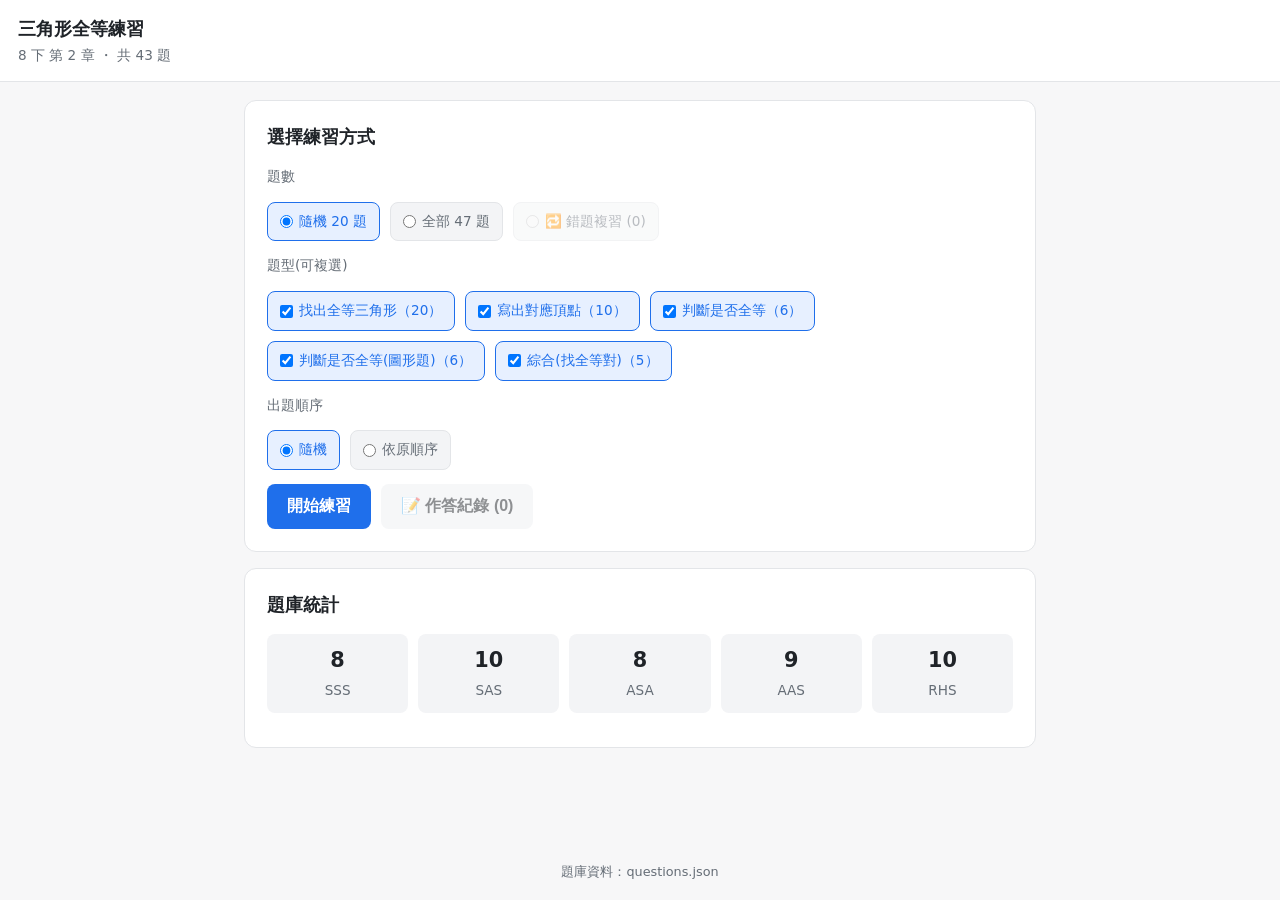
<file: index.html>
<!doctype html>
<html lang="zh-Hant">
<head>
<meta charset="utf-8">
<meta name="viewport" content="width=device-width, initial-scale=1">
<title>三角形全等題庫練習｜8下 第2章</title>
<link rel="stylesheet" href="styles.css">
</head>
<body>
<header class="topbar">
  <h1>三角形全等練習</h1>
  <div class="subtitle">8 下 第 2 章 ・ 共 43 題</div>
</header>
<main id="app"></main>
<footer class="footer">
  <span>題庫資料：questions.json</span>
</footer>
<script src="app.js"></script>
</body>
</html>
</file>
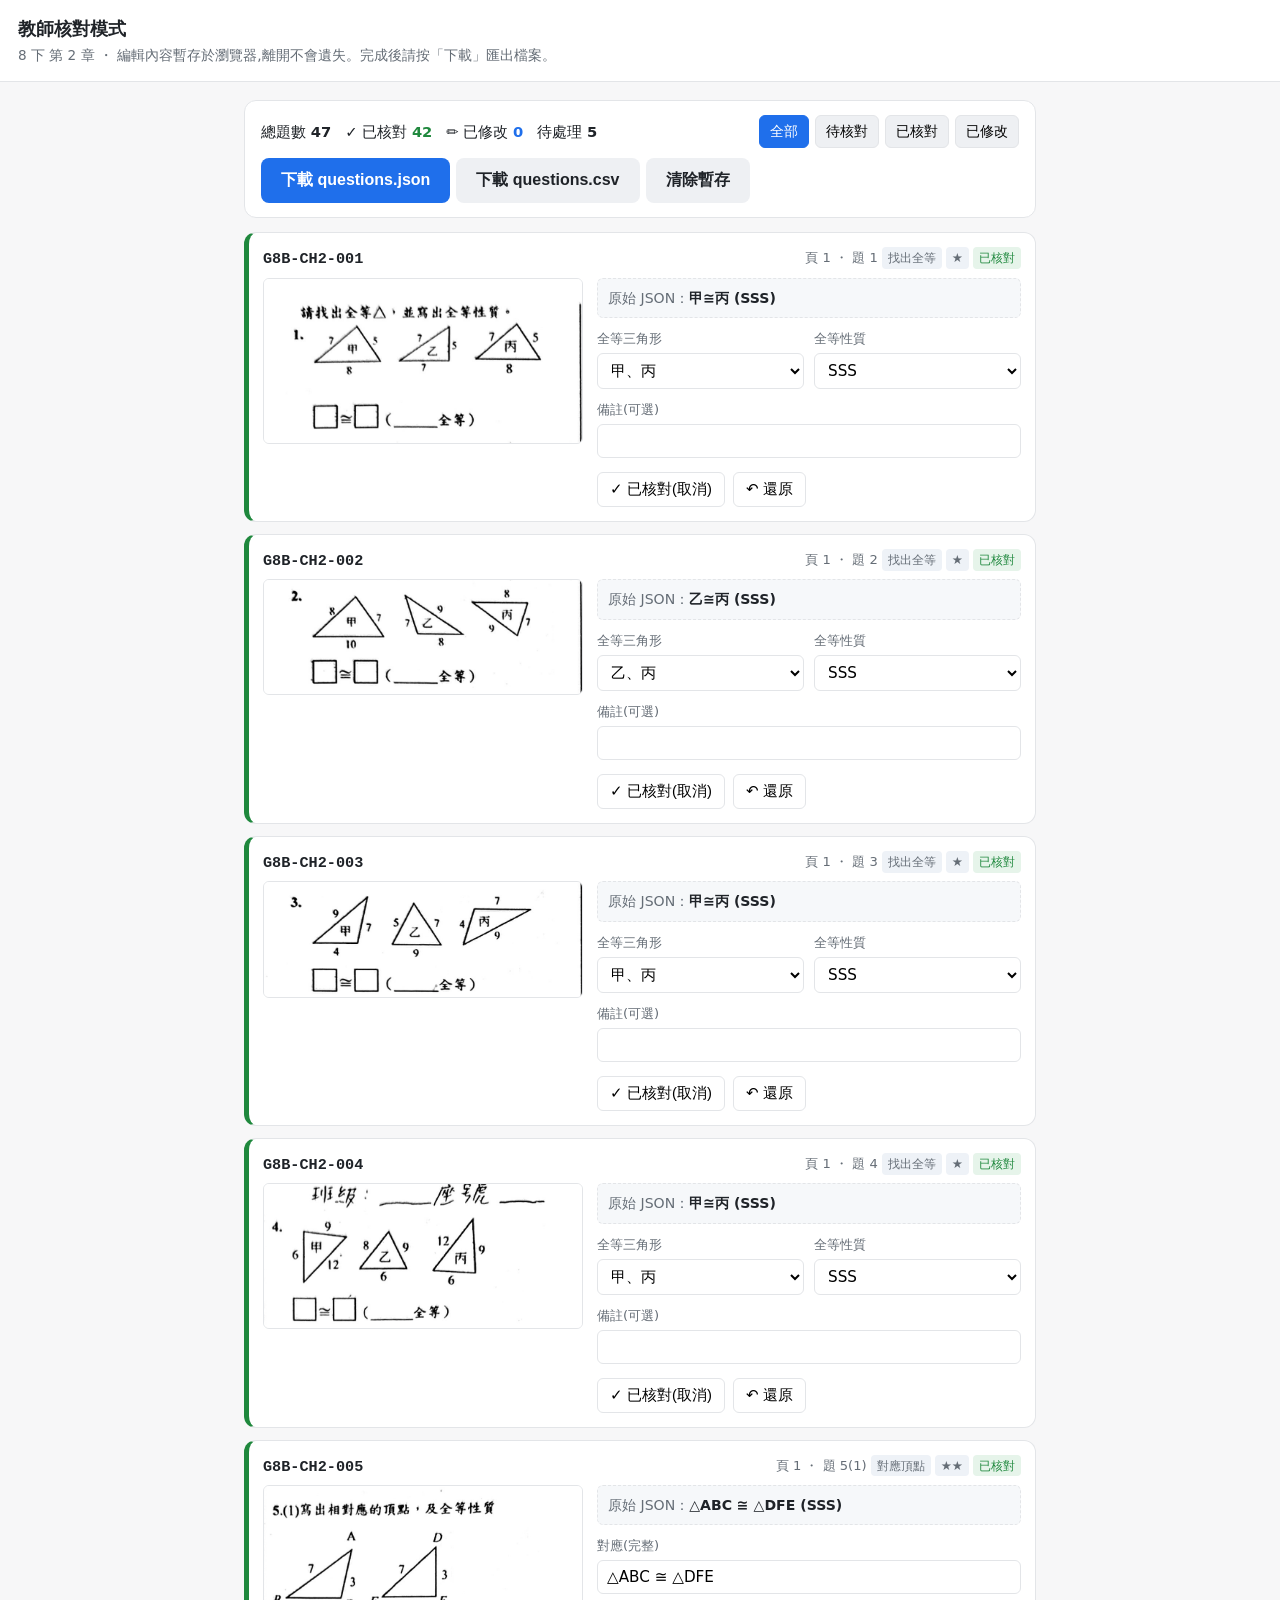
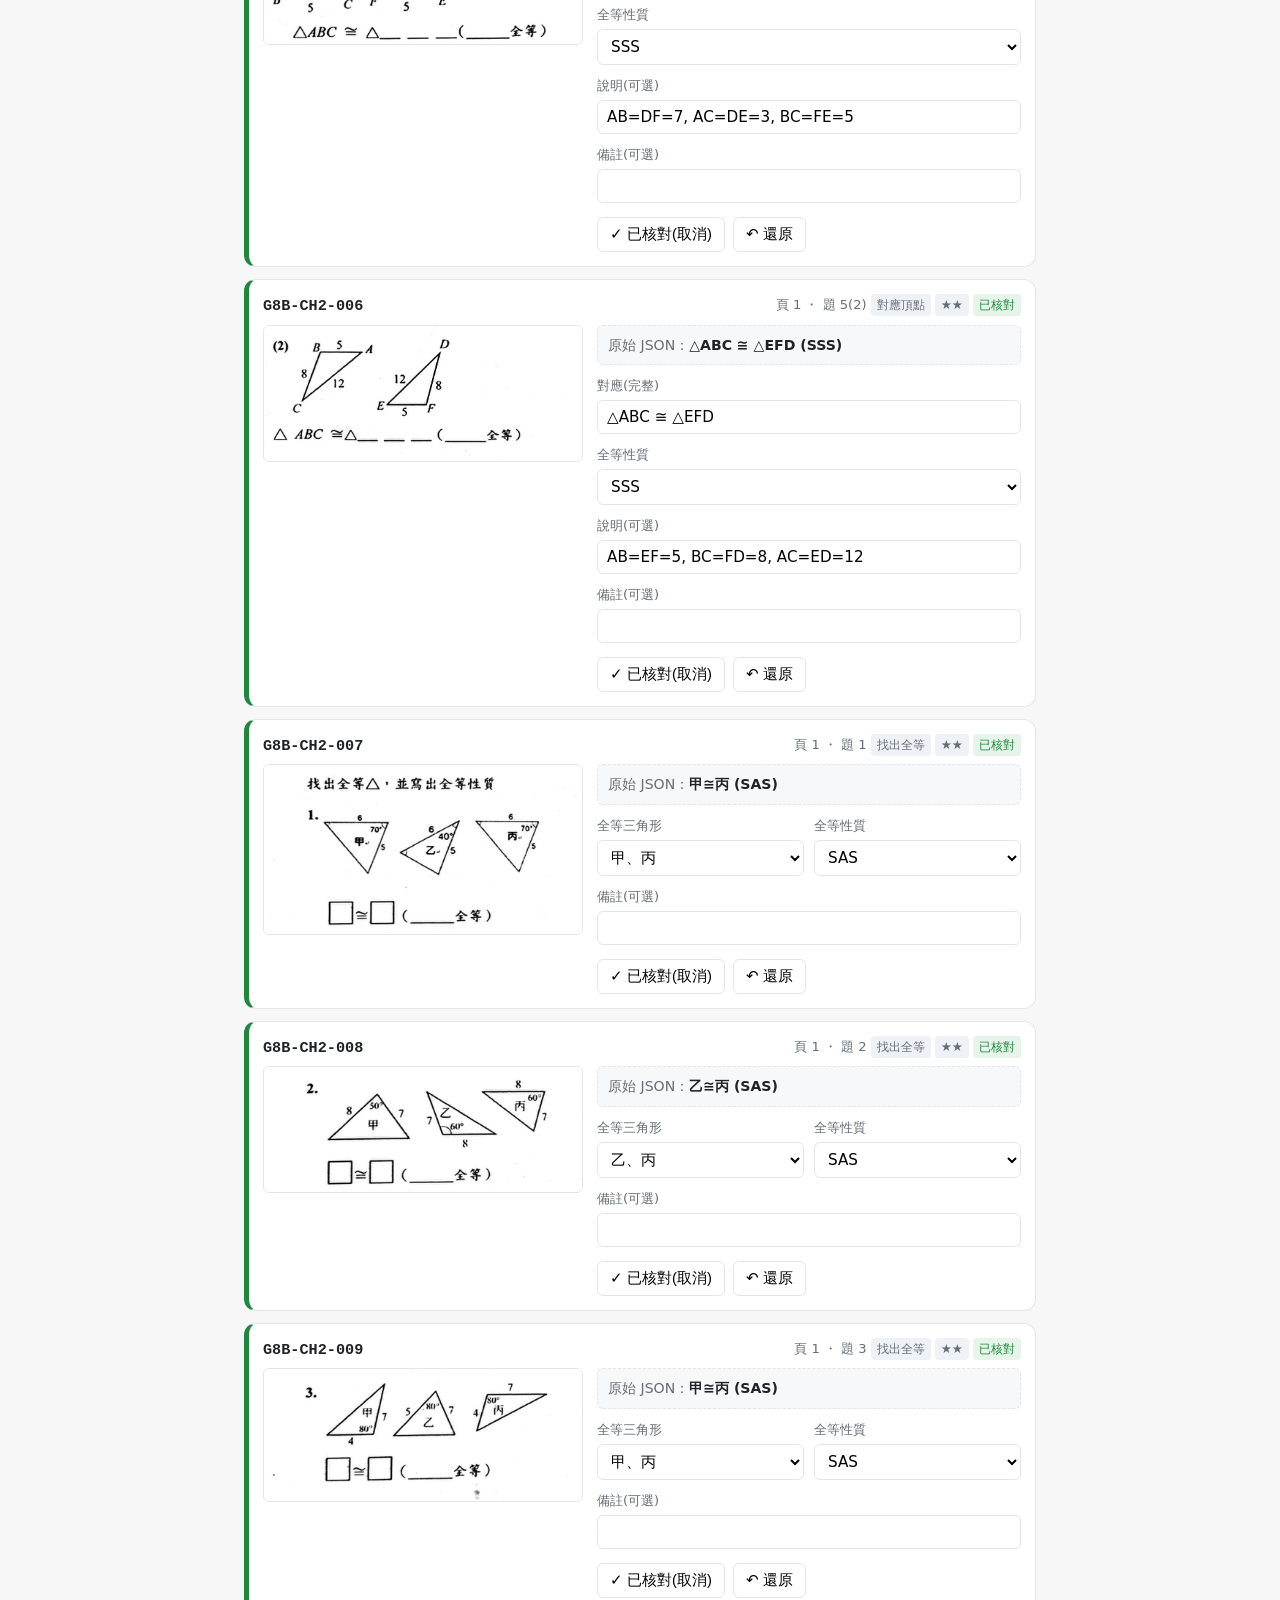
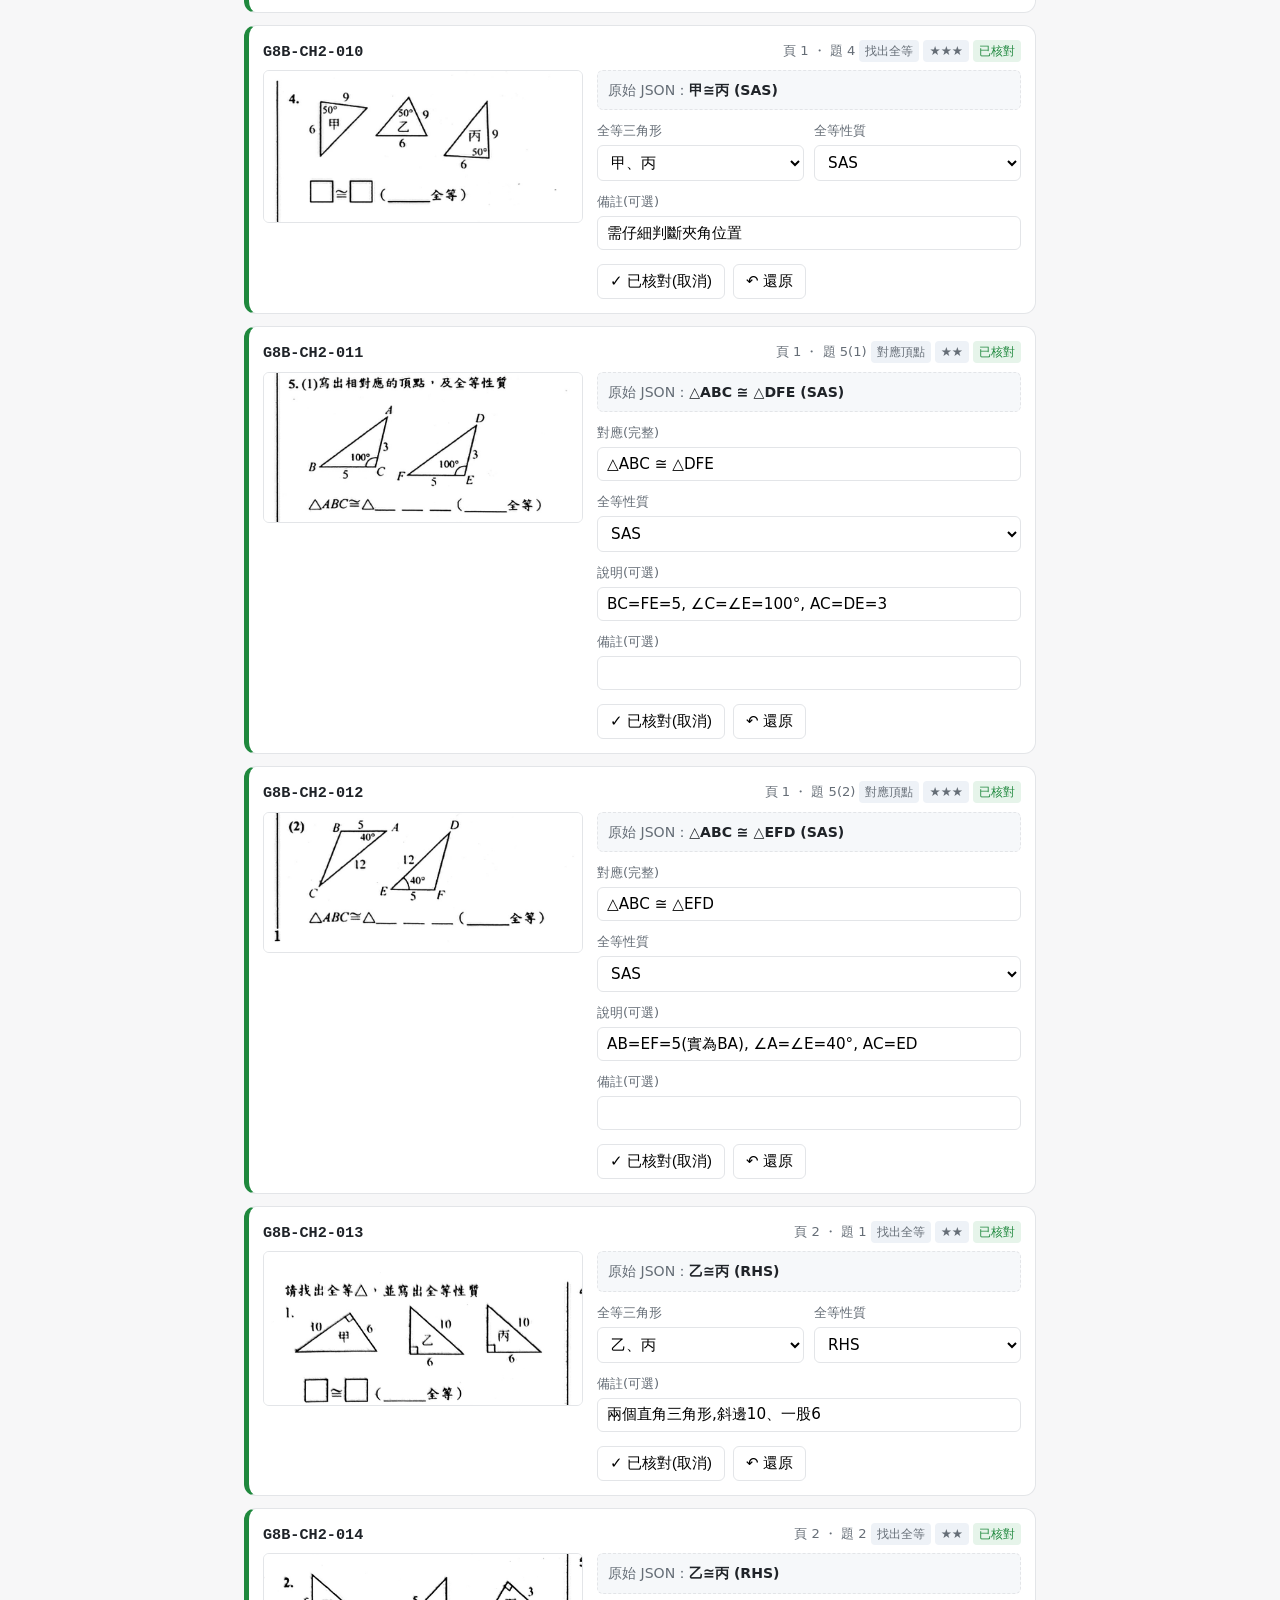
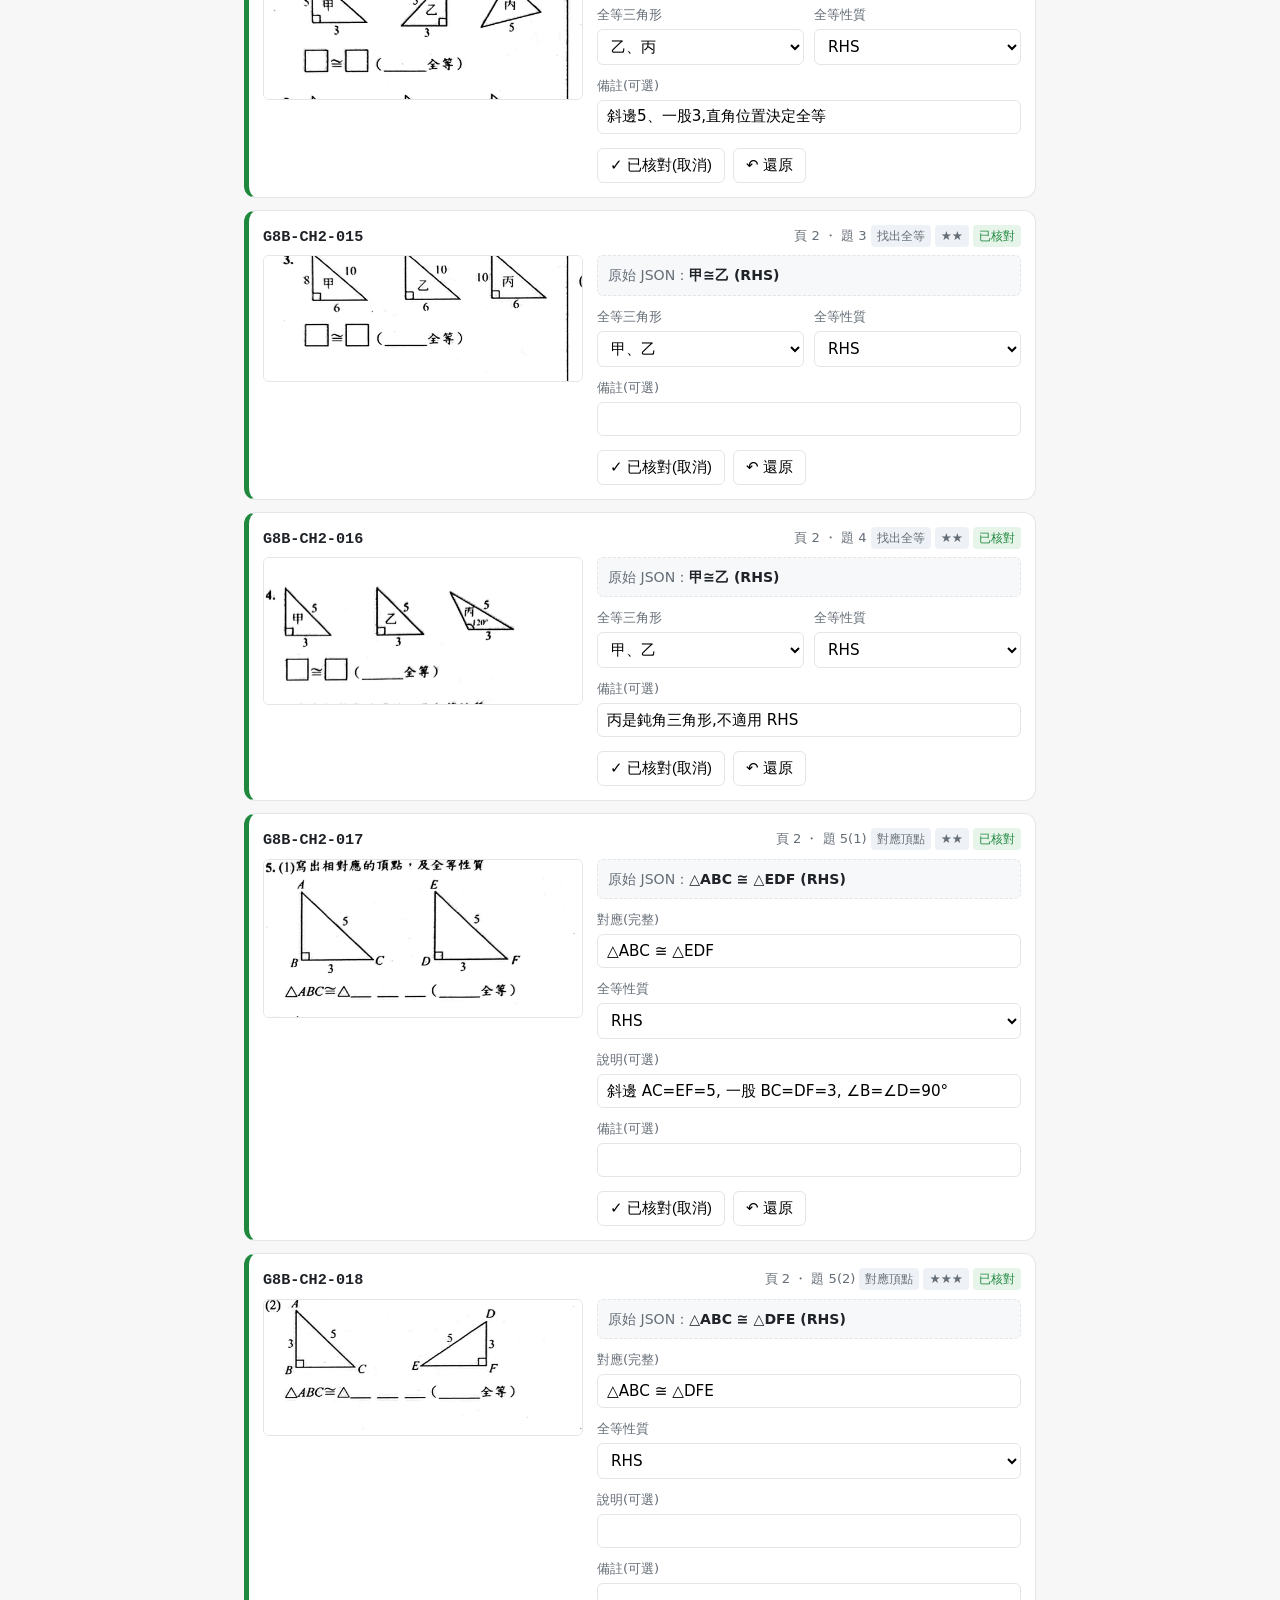
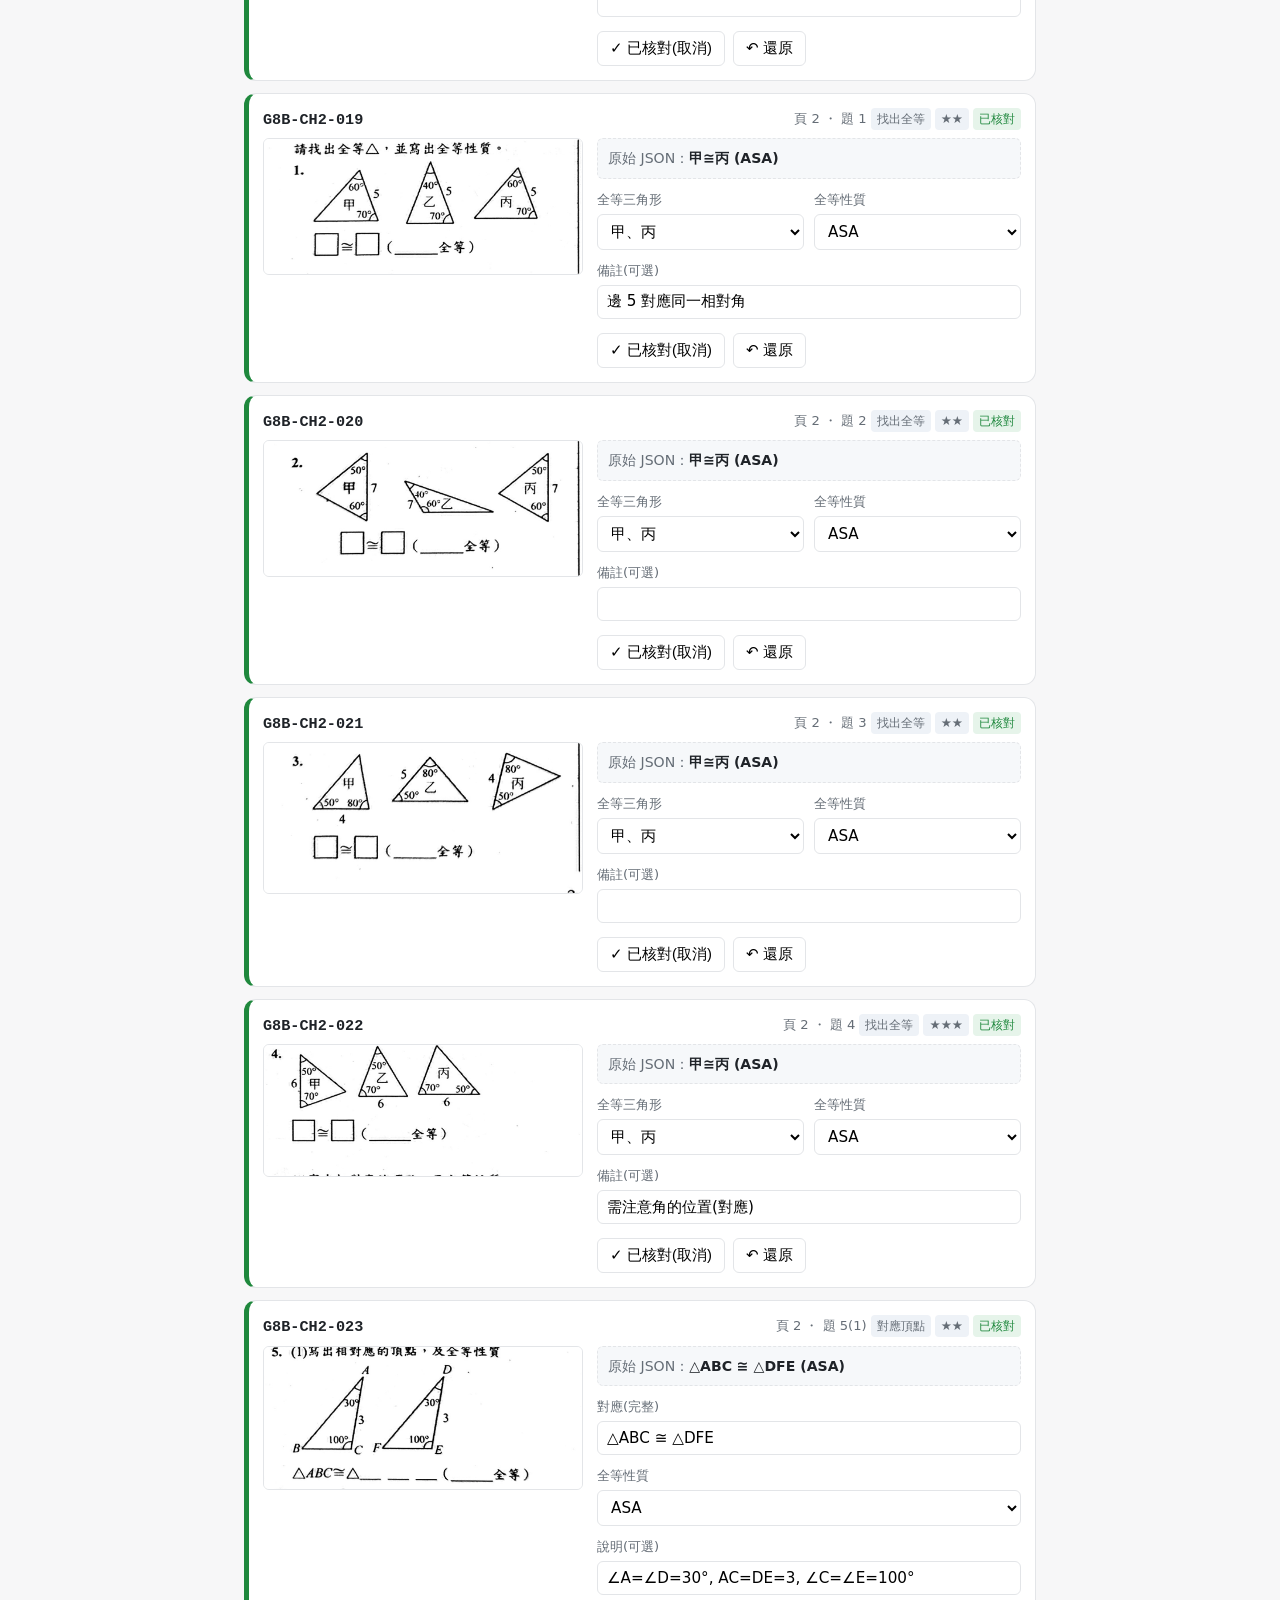
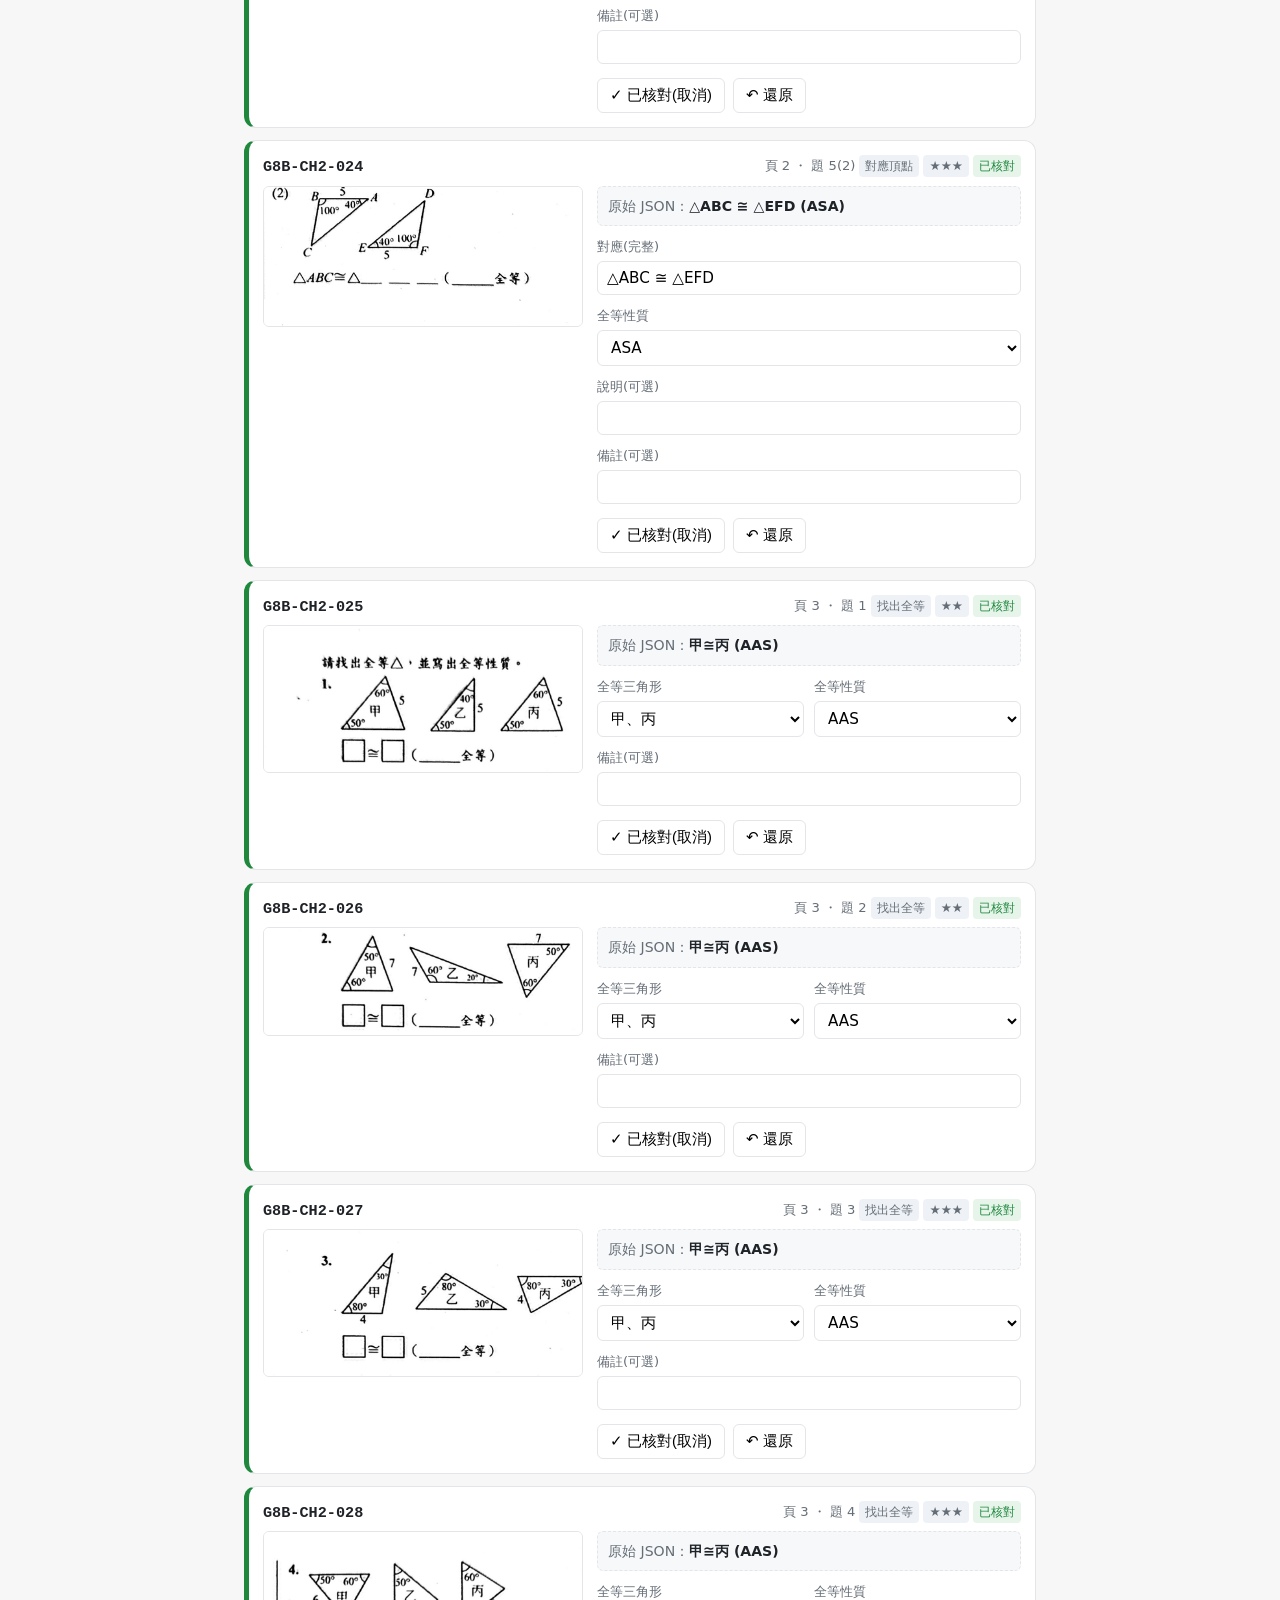
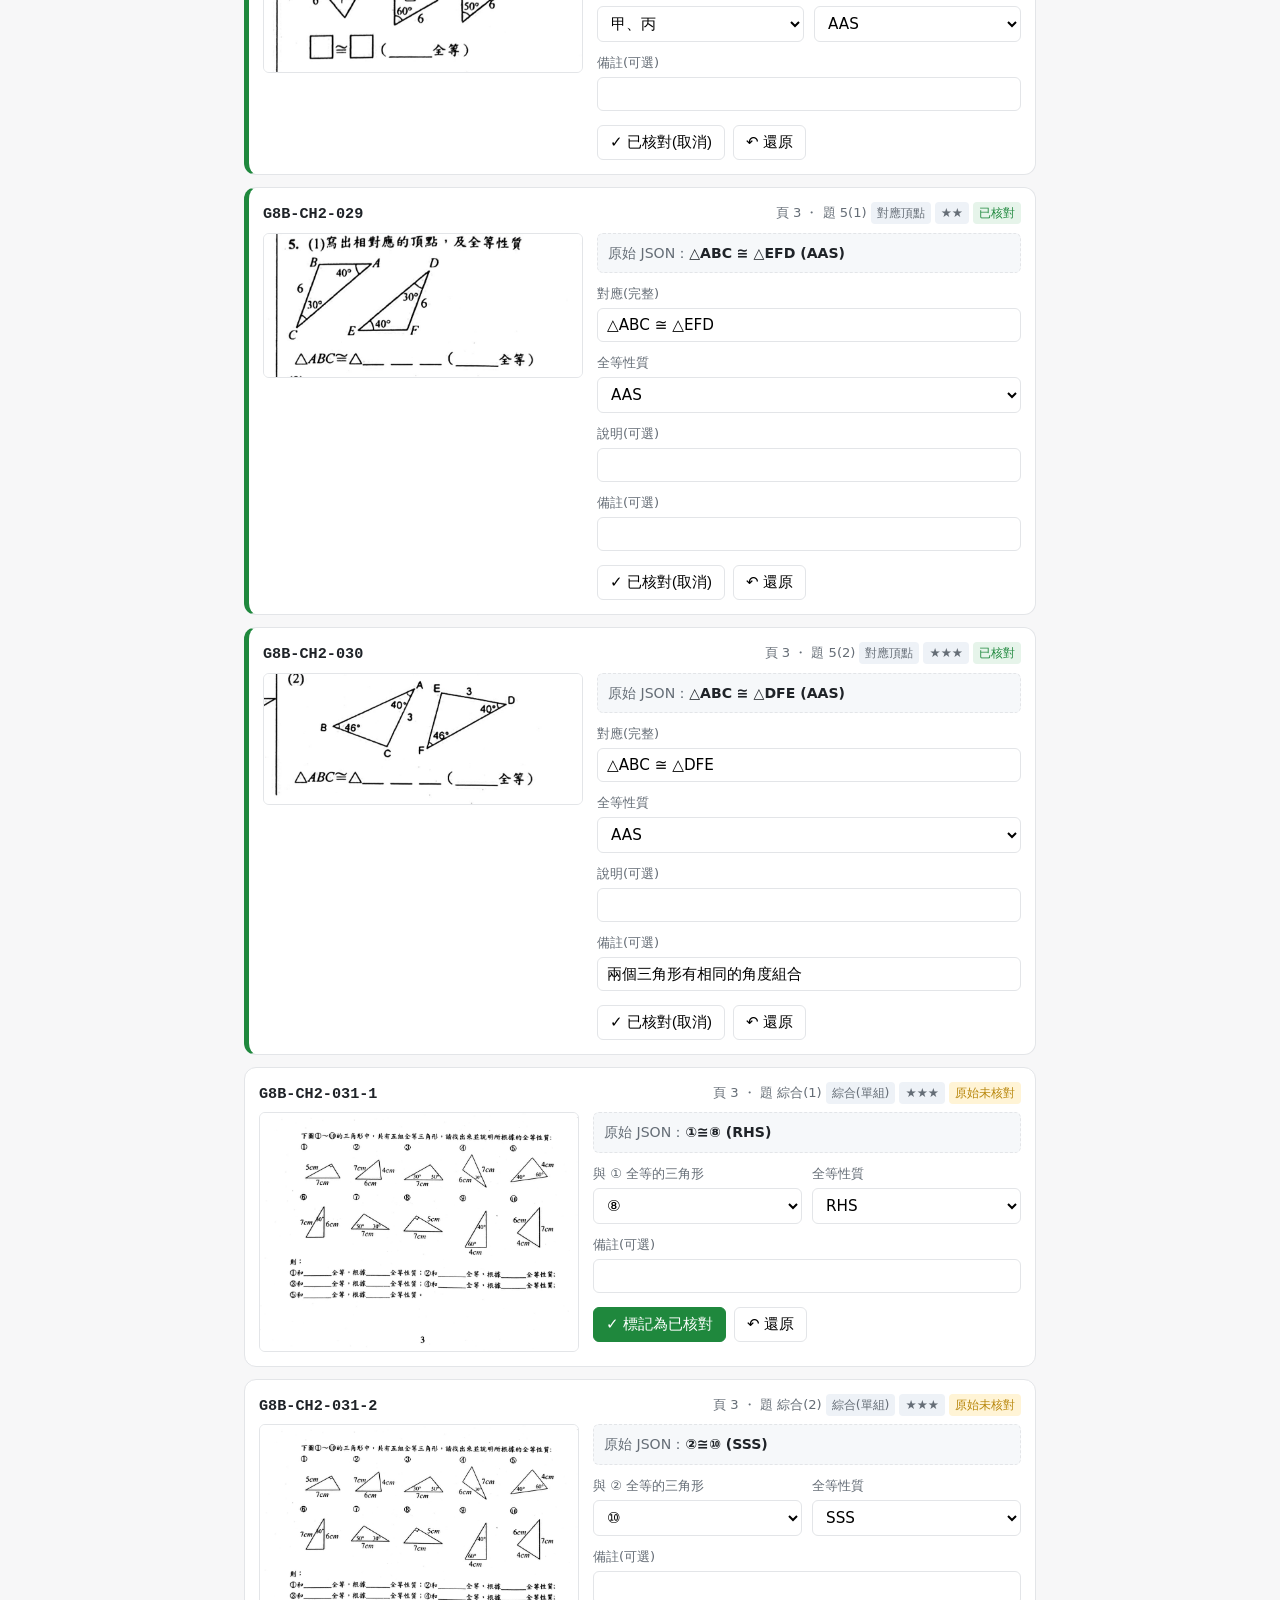
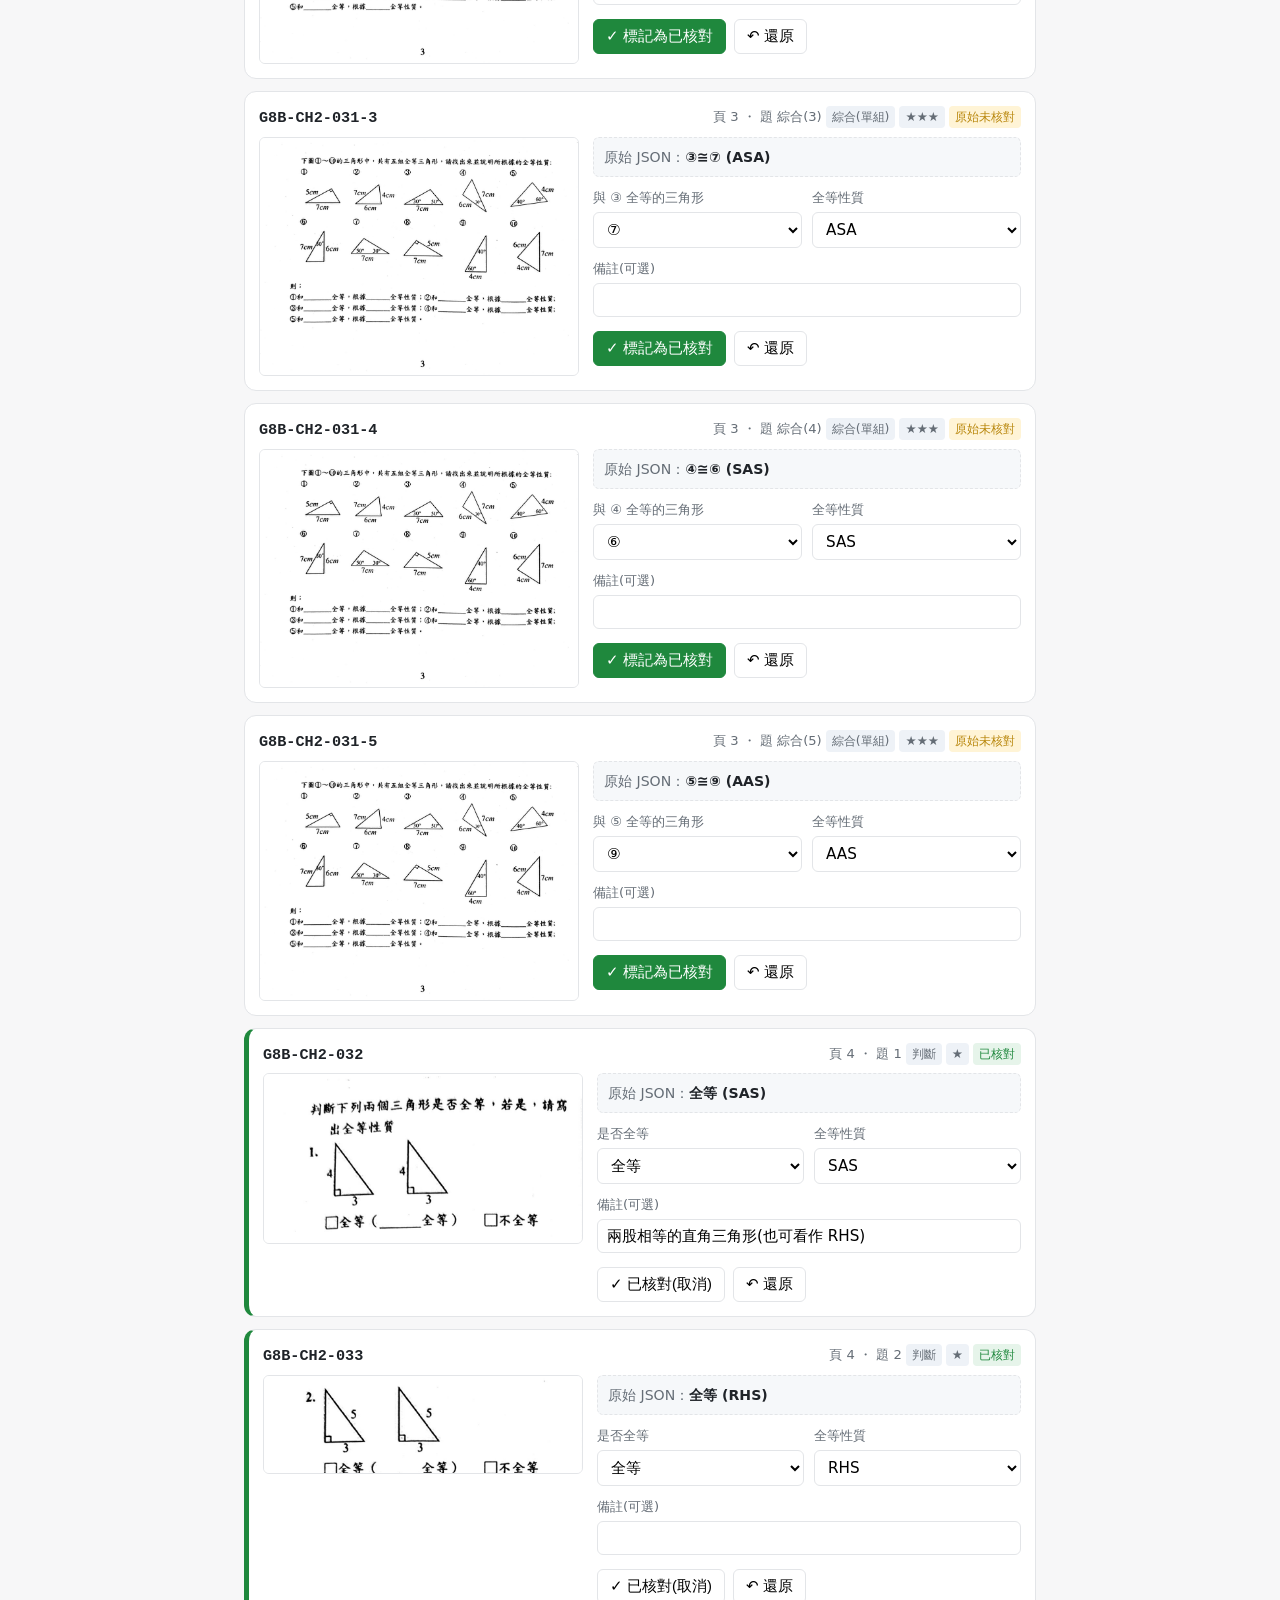
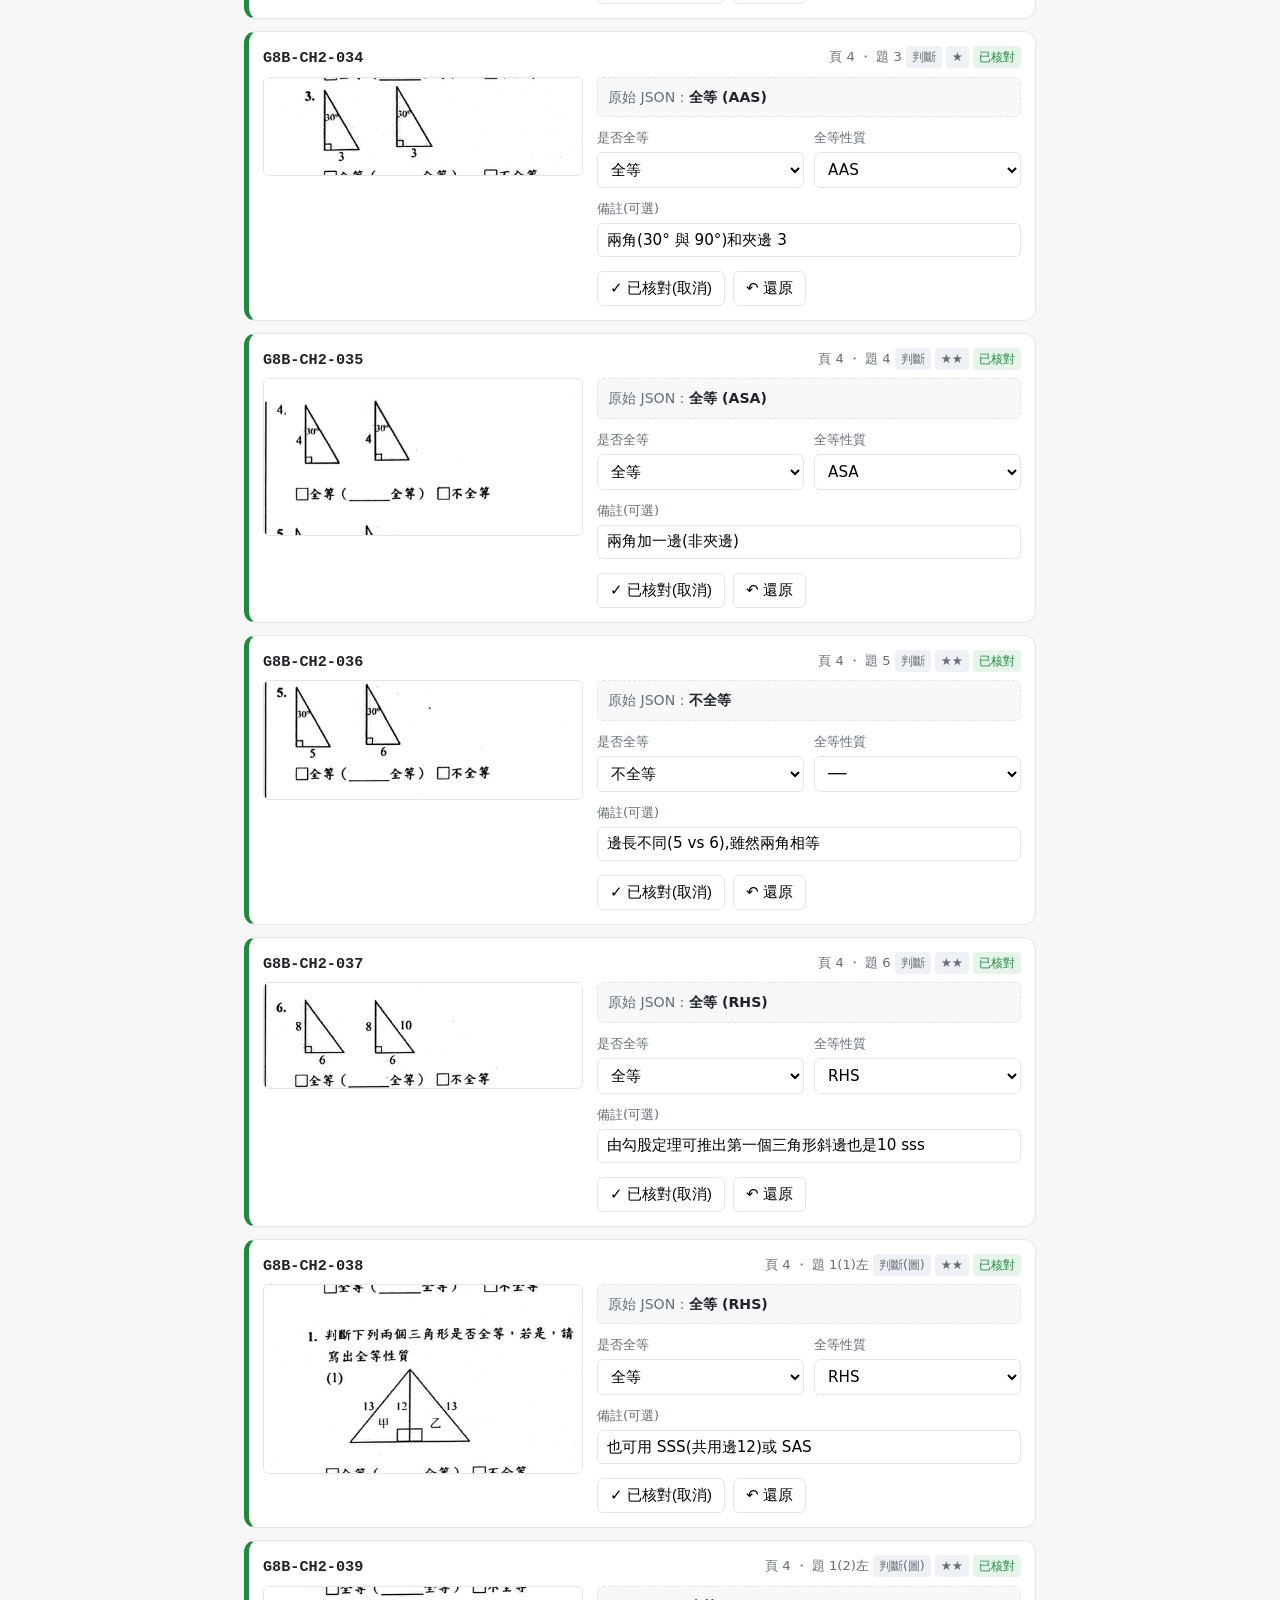
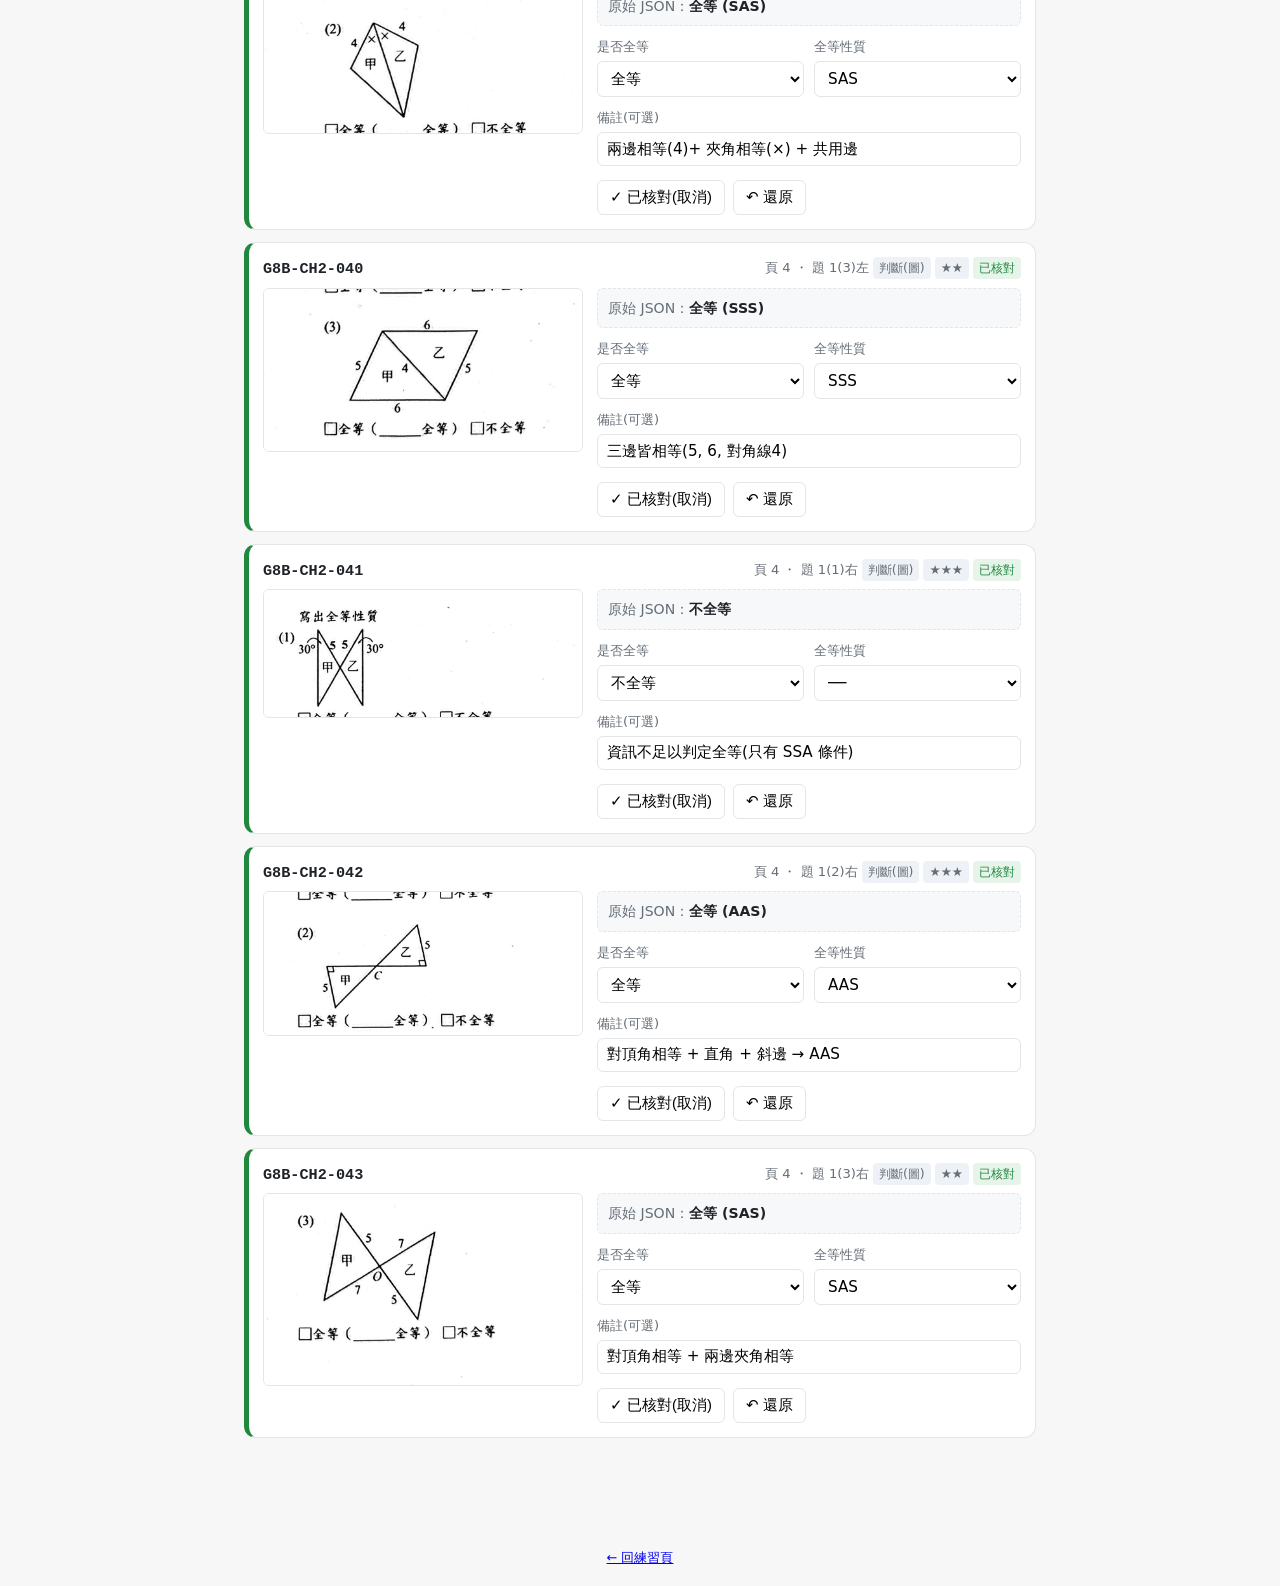
<file: review.html>
<!doctype html>
<html lang="zh-Hant">
<head>
<meta charset="utf-8">
<meta name="viewport" content="width=device-width, initial-scale=1">
<title>教師核對模式｜三角形全等題庫</title>
<link rel="stylesheet" href="styles.css">
<link rel="stylesheet" href="review.css">
</head>
<body>
<header class="topbar">
  <h1>教師核對模式</h1>
  <div class="subtitle">8 下 第 2 章 ・ 編輯內容暫存於瀏覽器,離開不會遺失。完成後請按「下載」匯出檔案。</div>
</header>
<main id="app"></main>
<footer class="footer">
  <a href="index.html">← 回練習頁</a>
</footer>
<script src="review.js"></script>
</body>
</html>
</file>
<file: styles.css>
:root {
  --bg: #f7f7f8;
  --card: #ffffff;
  --border: #e3e5e8;
  --text: #1f2328;
  --muted: #656d76;
  --accent: #1f6feb;
  --accent-hover: #1a5dc9;
  --correct: #1f883d;
  --correct-bg: #e6f4ea;
  --wrong: #cf222e;
  --wrong-bg: #ffebe9;
  --warn: #b8860b;
}

* { box-sizing: border-box; }

html, body {
  margin: 0;
  padding: 0;
  background: var(--bg);
  color: var(--text);
  font-family: "PingFang TC", "Microsoft JhengHei", "Noto Sans TC", system-ui, -apple-system, sans-serif;
  font-size: 16px;
  line-height: 1.6;
}

.topbar {
  background: var(--card);
  padding: 14px 18px;
  border-bottom: 1px solid var(--border);
  position: sticky;
  top: 0;
  z-index: 10;
}
.topbar h1 {
  margin: 0;
  font-size: 1.15rem;
}
.subtitle {
  color: var(--muted);
  font-size: 0.85rem;
  margin-top: 2px;
}

main {
  max-width: 820px;
  margin: 0 auto;
  padding: 18px 14px 80px;
}

.footer {
  text-align: center;
  color: var(--muted);
  font-size: 0.8rem;
  padding: 18px;
}

/* Home */
.home-card {
  background: var(--card);
  border: 1px solid var(--border);
  border-radius: 12px;
  padding: 22px;
  margin-bottom: 16px;
}
.home-card h2 {
  margin-top: 0;
  font-size: 1.1rem;
}
.option-row {
  display: flex;
  gap: 10px;
  flex-wrap: wrap;
  margin: 10px 0 14px;
}
.option-row label {
  display: flex;
  align-items: center;
  gap: 6px;
  background: #f3f4f6;
  border: 1px solid var(--border);
  border-radius: 8px;
  padding: 8px 12px;
  cursor: pointer;
  user-select: none;
}
.option-row label:has(input:checked) {
  background: #e7f0ff;
  border-color: var(--accent);
  color: var(--accent);
}
.option-row label.disabled {
  opacity: 0.45;
  cursor: not-allowed;
}
.option-row input[type="radio"], .option-row input[type="checkbox"] {
  margin: 0;
}

.btn {
  background: var(--accent);
  color: white;
  border: none;
  border-radius: 8px;
  padding: 12px 20px;
  font-size: 1rem;
  font-weight: 600;
  cursor: pointer;
}
.btn:hover { background: var(--accent-hover); }
.btn:disabled { opacity: 0.5; cursor: not-allowed; }
.btn-secondary {
  background: #eef0f3;
  color: var(--text);
}
.btn-secondary:hover { background: #e1e4e8; }

.btn-group { display: flex; gap: 10px; flex-wrap: wrap; }

.stats {
  display: grid;
  grid-template-columns: repeat(auto-fit, minmax(120px, 1fr));
  gap: 10px;
  margin: 12px 0;
}
.stats div {
  background: #f3f4f6;
  border-radius: 8px;
  padding: 10px;
  text-align: center;
}
.stats div b { font-size: 1.3rem; display: block; }
.stats div span { color: var(--muted); font-size: 0.85rem; }

/* Quiz */
.progress-bar {
  position: sticky;
  top: 64px;
  background: var(--card);
  border: 1px solid var(--border);
  border-radius: 8px;
  padding: 8px 12px;
  margin-bottom: 14px;
  display: flex;
  justify-content: space-between;
  align-items: center;
  font-size: 0.9rem;
  z-index: 9;
}

.q-card {
  background: var(--card);
  border: 1px solid var(--border);
  border-radius: 12px;
  padding: 16px;
  margin-bottom: 14px;
}

.q-header {
  display: flex;
  justify-content: space-between;
  align-items: baseline;
  flex-wrap: wrap;
  gap: 6px;
  margin-bottom: 6px;
}
.q-num {
  font-weight: 700;
  font-size: 1.05rem;
}
.q-meta {
  font-size: 0.8rem;
  color: var(--muted);
}
.q-tag {
  display: inline-block;
  background: #eef2f7;
  border-radius: 4px;
  padding: 1px 6px;
  margin-left: 4px;
  font-size: 0.75rem;
}
.q-instruction {
  color: var(--muted);
  font-size: 0.95rem;
  margin: 4px 0 10px;
}

.q-image {
  display: block;
  max-width: 100%;
  height: auto;
  border-radius: 8px;
  border: 1px solid var(--border);
  margin: 8px 0 14px;
  background: white;
}

.answer-row {
  display: flex;
  flex-wrap: wrap;
  gap: 10px;
  margin-top: 8px;
}
.answer-field {
  display: flex;
  flex-direction: column;
  gap: 4px;
  flex: 1 1 180px;
}
.answer-field label {
  font-size: 0.85rem;
  color: var(--muted);
}
.answer-field select, .answer-field input {
  padding: 8px 10px;
  border: 1px solid var(--border);
  border-radius: 6px;
  font-size: 1rem;
  background: white;
  font-family: inherit;
}
.answer-field select:focus, .answer-field input:focus {
  outline: 2px solid var(--accent);
  outline-offset: -1px;
  border-color: var(--accent);
}

.corr-input {
  display: flex;
  align-items: stretch;
  border: 1px solid var(--border);
  border-radius: 6px;
  background: white;
  overflow: hidden;
}
.corr-input:focus-within {
  outline: 2px solid var(--accent);
  outline-offset: -1px;
  border-color: var(--accent);
}
.corr-prefix {
  padding: 8px 10px;
  background: #f3f4f6;
  color: var(--text);
  font-size: 1rem;
  white-space: nowrap;
  border-right: 1px solid var(--border);
  font-weight: 500;
}
.corr-input input {
  border: none !important;
  border-radius: 0 !important;
  flex: 1;
  min-width: 80px;
  text-transform: uppercase;
  letter-spacing: 1px;
}
.corr-input input:focus {
  outline: none !important;
}

/* Feedback */
.q-card.correct { border-color: var(--correct); background: var(--correct-bg); }
.q-card.wrong   { border-color: var(--wrong);   background: var(--wrong-bg); }
.q-card.unknown { border-color: var(--warn); }

.feedback {
  margin-top: 10px;
  padding: 10px 12px;
  border-radius: 8px;
  background: white;
  border: 1px solid var(--border);
  font-size: 0.95rem;
}
.feedback .label-correct { color: var(--correct); font-weight: 700; }
.feedback .label-wrong   { color: var(--wrong);   font-weight: 700; }
.feedback .label-info    { color: var(--warn);    font-weight: 700; }
.feedback dl {
  margin: 6px 0 0;
  display: grid;
  grid-template-columns: max-content 1fr;
  gap: 4px 12px;
  font-size: 0.9rem;
}
.feedback dt { color: var(--muted); }
.feedback dd { margin: 0; }

/* Result summary */
.result-card {
  background: var(--card);
  border: 1px solid var(--border);
  border-radius: 12px;
  padding: 22px;
  margin-bottom: 16px;
  text-align: center;
}
.result-score {
  font-size: 2.4rem;
  font-weight: 800;
  color: var(--accent);
}
.result-score small {
  font-size: 1rem;
  color: var(--muted);
  font-weight: 400;
}
.breakdown {
  display: flex;
  justify-content: center;
  gap: 20px;
  margin: 12px 0 16px;
  flex-wrap: wrap;
}
.breakdown span b { font-size: 1.2rem; }

.combined-reveal {
  margin-top: 8px;
  padding: 10px;
  background: #f3f4f6;
  border-radius: 6px;
  font-size: 0.9rem;
}
.combined-reveal[hidden] { display: none; }

@media (max-width: 480px) {
  .topbar h1 { font-size: 1rem; }
  .q-num { font-size: 1rem; }
}
</file>
<file: review.css>
/* 教師核對模式 — 在 styles.css 之上加幾個樣式 */

.toolbar {
  background: var(--card);
  border: 1px solid var(--border);
  border-radius: 12px;
  padding: 14px 16px;
  margin-bottom: 14px;
  position: sticky;
  top: 64px;
  z-index: 9;
  display: flex;
  flex-wrap: wrap;
  gap: 10px;
  align-items: center;
}

.toolbar .stats-inline {
  display: flex;
  gap: 14px;
  flex: 1;
  font-size: 0.92rem;
  flex-wrap: wrap;
}
.toolbar .stats-inline span b { font-weight: 700; }
.toolbar .filter-group {
  display: flex;
  gap: 6px;
  flex-wrap: wrap;
}
.toolbar .filter-group button {
  background: #eef0f3;
  border: 1px solid var(--border);
  border-radius: 6px;
  padding: 6px 10px;
  cursor: pointer;
  font-size: 0.9rem;
}
.toolbar .filter-group button.active {
  background: var(--accent);
  color: white;
  border-color: var(--accent);
}
.toolbar .export-group {
  display: flex;
  gap: 6px;
  flex-wrap: wrap;
}

.review-card {
  background: var(--card);
  border: 1px solid var(--border);
  border-radius: 12px;
  padding: 14px;
  margin-bottom: 12px;
}
.review-card.verified { border-left: 5px solid var(--correct); }
.review-card.dirty    { border-left: 5px solid var(--accent); background: #f7faff; }
.review-card.both     { border-left: 5px solid var(--accent); background: #f0faf3; }

.r-head {
  display: flex;
  justify-content: space-between;
  flex-wrap: wrap;
  gap: 6px;
  margin-bottom: 6px;
}
.r-id {
  font-weight: 700;
  font-family: ui-monospace, SFMono-Regular, Menlo, monospace;
  font-size: 0.95rem;
}
.r-meta {
  font-size: 0.82rem;
  color: var(--muted);
}
.r-meta .badge {
  display: inline-block;
  background: #eef2f7;
  border-radius: 4px;
  padding: 1px 6px;
  margin-left: 4px;
  font-size: 0.78rem;
}
.r-meta .badge.warn { background: #fff4d6; color: var(--warn); }
.r-meta .badge.ok   { background: #e6f4ea; color: var(--correct); }
.r-meta .badge.edit { background: #e7f0ff; color: var(--accent); }

.r-body {
  display: grid;
  grid-template-columns: minmax(160px, 320px) 1fr;
  gap: 14px;
}
@media (max-width: 640px) {
  .r-body { grid-template-columns: 1fr; }
}

.r-image {
  width: 100%;
  height: auto;
  border: 1px solid var(--border);
  border-radius: 6px;
  background: white;
  cursor: zoom-in;
}

.r-form { display: flex; flex-direction: column; gap: 10px; }

.r-original {
  background: #f6f8fa;
  border: 1px dashed var(--border);
  border-radius: 6px;
  padding: 8px 10px;
  font-size: 0.88rem;
  color: var(--muted);
}
.r-original b { color: var(--text); }

.r-edit-row {
  display: flex;
  gap: 10px;
  flex-wrap: wrap;
}
.r-edit-row > div {
  display: flex;
  flex-direction: column;
  gap: 4px;
  flex: 1 1 130px;
}
.r-edit-row label {
  font-size: 0.82rem;
  color: var(--muted);
}
.r-edit-row select, .r-edit-row input {
  padding: 7px 9px;
  border: 1px solid var(--border);
  border-radius: 6px;
  font-size: 0.95rem;
  background: white;
  font-family: inherit;
}
.r-edit-row select:focus, .r-edit-row input:focus {
  outline: 2px solid var(--accent);
  outline-offset: -1px;
}

.r-actions {
  display: flex;
  gap: 8px;
  flex-wrap: wrap;
  margin-top: 4px;
}
.r-actions button {
  padding: 7px 12px;
  border-radius: 6px;
  border: 1px solid var(--border);
  background: white;
  cursor: pointer;
  font-size: 0.92rem;
}
.r-actions button.primary {
  background: var(--correct);
  color: white;
  border-color: var(--correct);
}
.r-actions button.danger {
  color: var(--wrong);
}

.matching-grid {
  display: grid;
  grid-template-columns: repeat(3, minmax(60px, 1fr));
  gap: 6px;
  margin-top: 4px;
}
.matching-grid select {
  padding: 5px;
  font-size: 0.9rem;
  border: 1px solid var(--border);
  border-radius: 4px;
}

.zoom-overlay {
  position: fixed;
  inset: 0;
  background: rgba(0,0,0,0.85);
  display: flex;
  align-items: center;
  justify-content: center;
  z-index: 100;
  cursor: zoom-out;
  padding: 20px;
}
.zoom-overlay img {
  max-width: 100%;
  max-height: 100%;
  background: white;
  border-radius: 8px;
}
</file>
